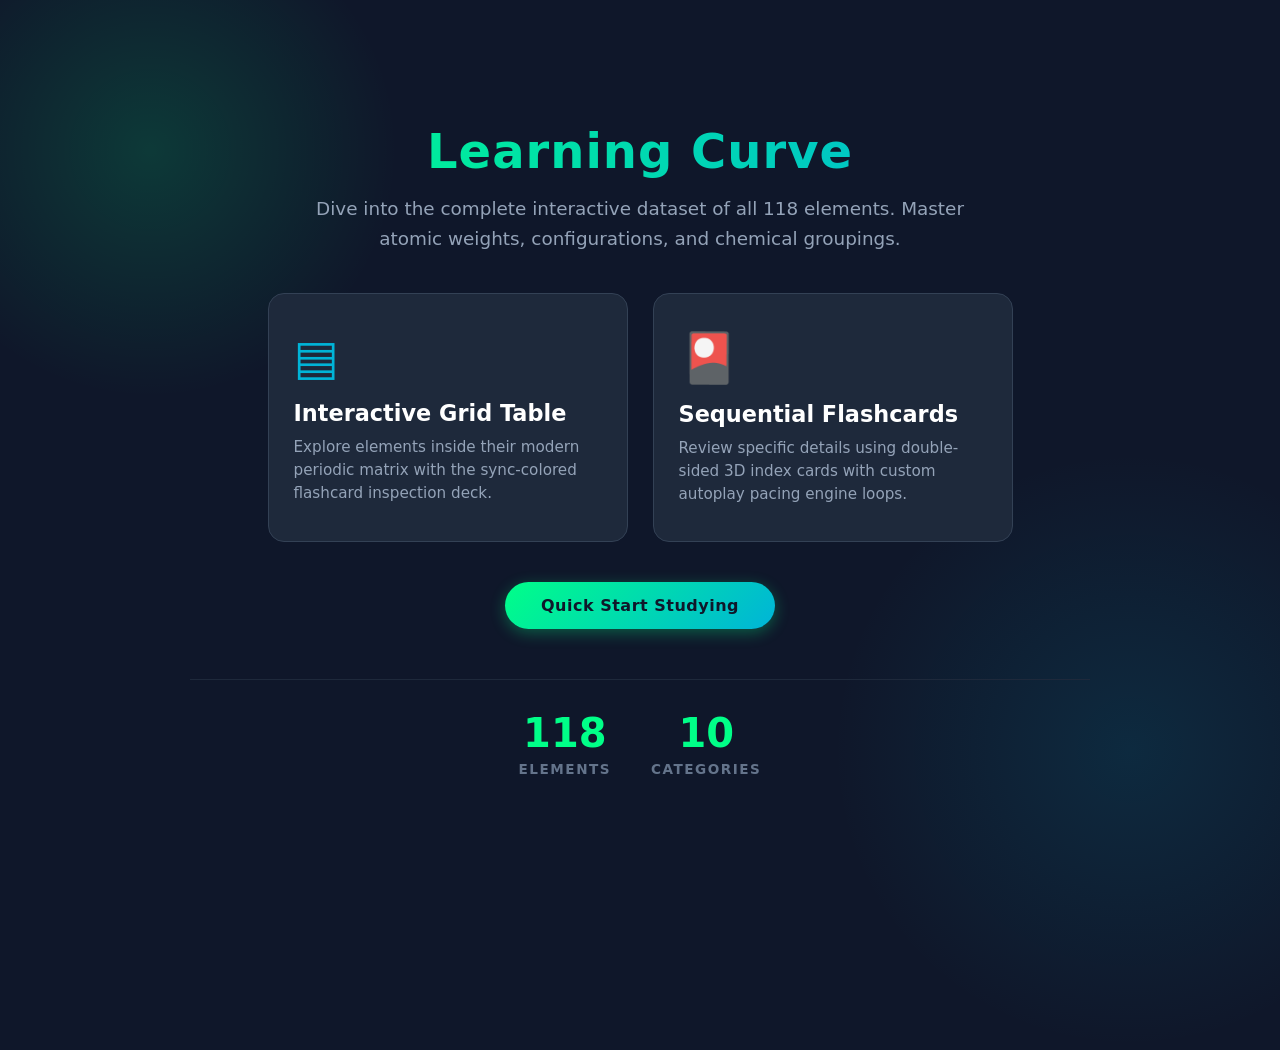
<file: index.html>
<!DOCTYPE html>
<html lang="en">
<head>
    <meta charset="UTF-8">
    <meta name="viewport" content="width=device-width, initial-scale=1.0">
    <title>Learning Curve</title>
    <link rel="icon" type="image/svg+xml" href="gemini-svg.svg">
    <style>
        * {
            box-sizing: border-box;
            margin: 0;
            padding: 0;
        }

        body {
            background-color: #0f172a;
            color: #fff;
            font-family: 'Segoe UI', system-ui, sans-serif;
            min-height: 100vh;
            display: flex;
            flex-direction: column;
            justify-content: center;
            align-items: center;
            overflow-x: hidden;
            padding: 20px;
        }

        .background-glow {
            position: absolute;
            width: 500px;
            height: 500px;
            background: radial-gradient(circle, rgba(0, 255, 136, 0.15) 0%, rgba(0,0,0,0) 70%);
            top: -100px;
            left: -100px;
            z-index: -1;
        }

        .background-glow-2 {
            position: absolute;
            width: 600px;
            height: 600px;
            background: radial-gradient(circle, rgba(0, 180, 216, 0.12) 0%, rgba(0,0,0,0) 70%);
            bottom: -150px;
            right: -150px;
            z-index: -1;
        }

        .welcome-container {
            text-align: center;
            max-width: 900px;
            width: 100%;
            z-index: 1;
        }

        h1 {
            font-size: 3rem;
            font-weight: 800;
            margin-bottom: 15px;
            letter-spacing: 1px;
            background: linear-gradient(to right, #00ff88, #00b4d8);
            /* Fixed: Both defined to clear linter warnings */
            background-clip: text;
            -webkit-background-clip: text;
            -webkit-text-fill-color: transparent;
        }

        .subtitle {
            color: #94a3b8;
            font-size: 1.15rem;
            line-height: 1.6;
            margin-bottom: 15px;
            max-width: 700px;
            margin-left: auto;
            margin-right: auto;
        }

        .menu-grid {
            display: flex;
            gap: 25px;
            justify-content: center;
            flex-wrap: wrap;
            width: 100%;
            margin: 40px 0;
        }

        .menu-link {
            text-decoration: none;
            color: inherit;
            flex: 1;
            min-width: 280px;
            max-width: 360px;
        }

        .menu-card {
            background: #1e293b;
            border: 1px solid #334155;
            border-radius: 16px;
            padding: 35px 25px;
            text-align: left;
            height: 100%;
            cursor: pointer;
            transition: transform 0.2s ease, box-shadow 0.2s ease, border-color 0.2s ease;
        }

        .menu-link:hover .menu-card {
            transform: translateY(-6px);
            border-color: #00ff88;
            box-shadow: 0 15px 30px rgba(0, 0, 0, 0.4);
        }

        .menu-icon {
            font-size: 3rem;
            margin-bottom: 15px;
            display: inline-block;
        }
        
        .icon-table { color: #00b4d8; }
        .icon-cards { color: #00ff88; }

        .menu-card h3 {
            font-size: 1.4rem;
            margin-bottom: 10px;
            font-weight: 700;
        }

        .menu-card p {
            color: #94a3b8;
            line-height: 1.5;
            margin: 0;
            font-size: 0.95rem;
        }

        .cta-btn {
            display: inline-block;
            background: linear-gradient(135deg, #00ff88 0%, #00b4d8 100%);
            color: #0f172a;
            font-weight: 700;
            padding: 14px 36px;
            border-radius: 30px;
            text-decoration: none;
            letter-spacing: 0.5px;
            transition: transform 0.2s, box-shadow 0.2s;
            box-shadow: 0 4px 15px rgba(0, 255, 136, 0.3);
        }

        .cta-btn:hover {
            transform: scale(1.03);
            box-shadow: 0 6px 20px rgba(0, 255, 136, 0.5);
        }

        .stats-grid {
            display: flex;
            justify-content: center;
            gap: 40px;
            margin-top: 50px;
            border-top: 1px solid #1e293b;
            padding-top: 30px;
        }

        .stat-card {
            text-align: center;
        }

        .stat-number {
            font-size: 2.5rem;
            font-weight: 800;
            color: #00ff88;
            margin-bottom: 5px;
        }

        .stat-label {
            font-size: 0.85rem;
            text-transform: uppercase;
            letter-spacing: 1.5px;
            color: #64748b;
            font-weight: 600;
        }
    </style>
</head>
<body>

    <div class="background-glow"></div>
    <div class="background-glow-2"></div>

    <div class="welcome-container">
        <h1>Learning Curve</h1>
        <p class="subtitle">Dive into the complete interactive dataset of all 118 elements. Master atomic weights, configurations, and chemical groupings.</p>
        
        <div class="menu-grid">
            <a href="table.html" class="menu-link">
                <div class="menu-card">
                    <div class="menu-icon icon-table">▤</div>
                    <h3>Interactive Grid Table</h3>
                    <p>Explore elements inside their modern periodic matrix with the sync-colored flashcard inspection deck.</p>
                </div>
            </a>

            <a href="elements.html" class="menu-link">
                <div class="menu-card">
                    <div class="menu-icon icon-cards">🎴</div>
                    <h3>Sequential Flashcards</h3>
                    <p>Review specific details using double-sided 3D index cards with custom autoplay pacing engine loops.</p>
                </div>
            </a>
        </div>

        <a href="table.html" class="cta-btn">Quick Start Studying</a>

        <div class="stats-grid">
            <div class="stat-card">
                <div class="stat-number">118</div>
                <div class="stat-label">Elements</div>
            </div>
            <div class="stat-card">
                <div class="stat-number">10</div>
                <div class="stat-label">Categories</div>
            </div>
        </div>
    </div>

</body>
</html>
</file>
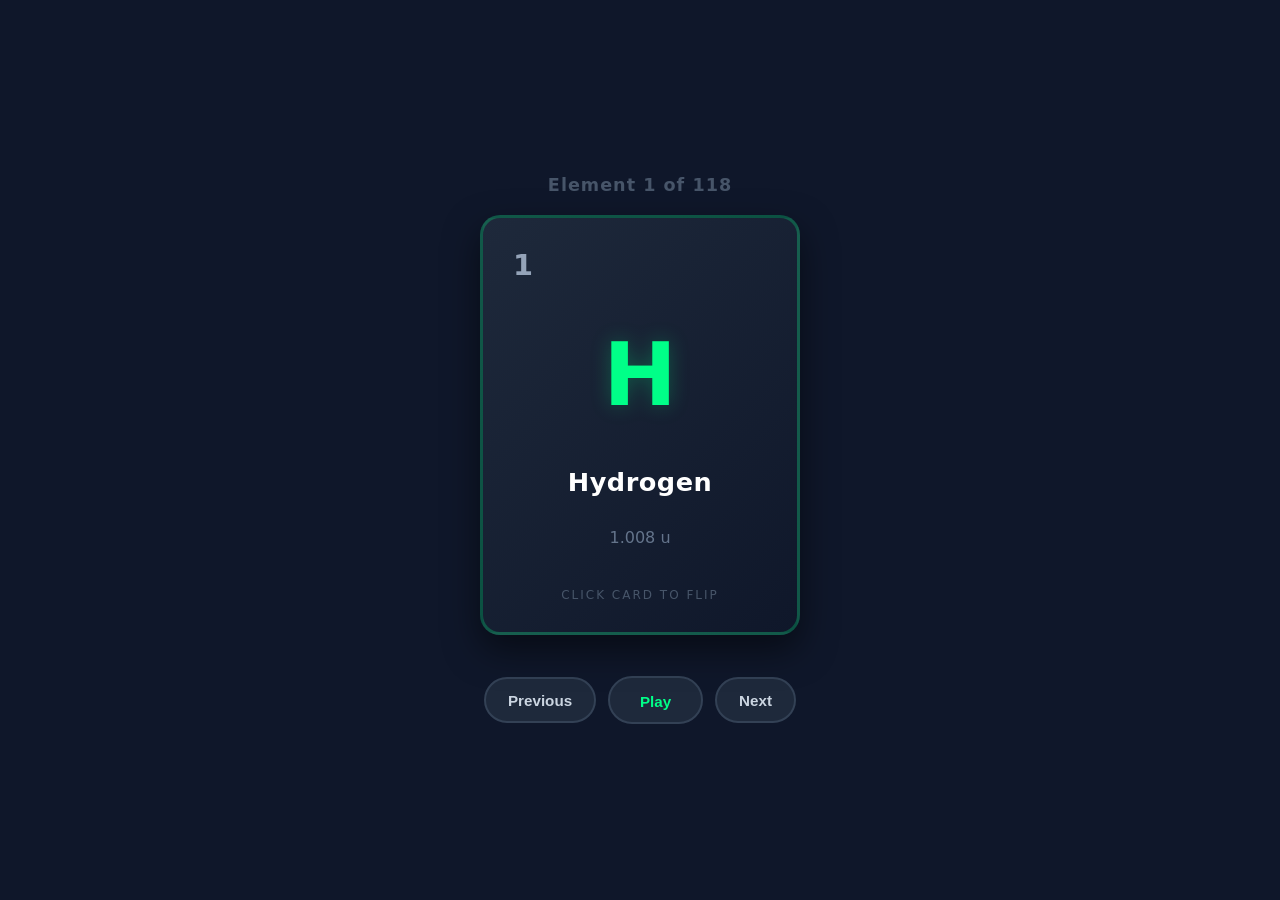
<file: elements.html>
<!DOCTYPE html>
<html lang="en">
<head>
    <meta charset="UTF-8">
    <meta name="viewport" content="width=device-width, initial-scale=1.0">
    <title>Periodic Flashcards</title>
    <link rel="icon" type="image/svg+xml" href="gemini-svg.svg">
    <link rel="stylesheet" href="style.css">
</head>
<body>

    <div class="progress">
        <a href="index.html" id="progress-text">Element 1 of 118</a>
    </div>

    <div class="card-container reactive-nonmetal" id="card-container">
        <div class="card" id="card">
            
            <div class="card-face card-front">
                <div class="atomic-number" id="f-number">1</div>
                <div class="symbol" id="f-symbol">H</div>
                <div class="name" id="f-name">Hydrogen</div>
                <div class="weight" id="f-weight">1.008 u</div>
                <div class="tap-hint">Click Card To Flip</div>
            </div>

            <div class="card-face card-back">
                <h3 id="b-category">REACTIVE NONMETAL</h3>
                <div class="info-group">
                    <div class="info-item">
                        <span>Configuration:</span>
                        <span id="b-config">1s¹</span>
                    </div>
                    <div class="info-item">
                        <span>Standard State:</span>
                        <span id="b-state">Gas</span>
                    </div>
                    <div class="info-item">
                        <span>Discoverer:</span>
                        <span id="b-discoverer">H. Cavendish</span>
                    </div>
                </div>
                <div class="tap-hint">Click Card To Flip</div>
            </div>

        </div>
    </div>

   <div class="controls">
        <button id="prev-btn" class="nav-btn">Previous</button>
        
        <div class="play-hub" id="play-hub">
            <button id="main-play-btn" type="button">Play</button>
            <div class="speed-options">
                <button type="button" data-speed="1000">1s</button>
                <button type="button" data-speed="2000">2s</button>
                <button type="button" data-speed="5000">5s</button>
            </div>
        </div>

        <button id="next-btn" class="nav-btn">Next</button>
    </div>

    <script src="script.js"></script>
</body>
</html>
</file>
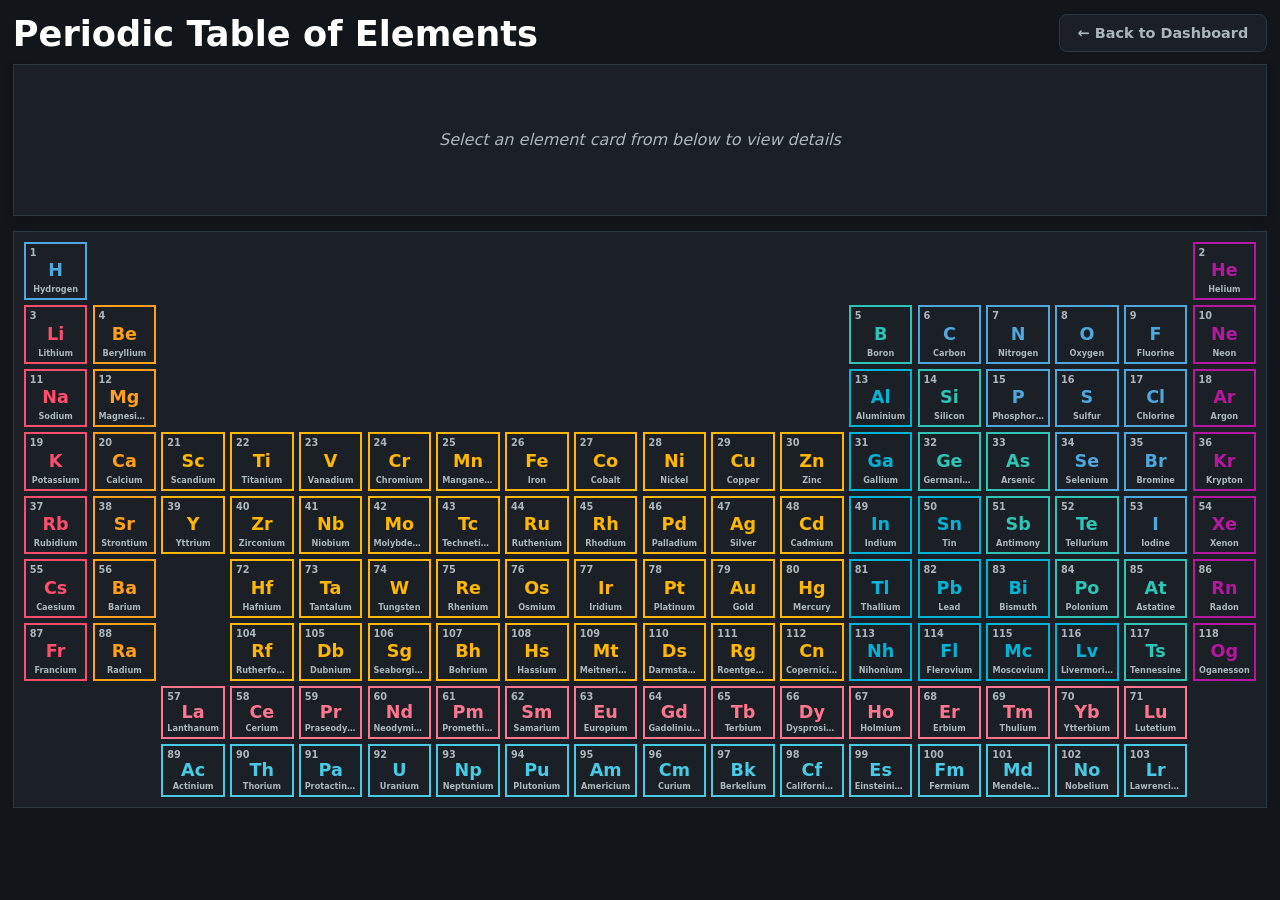
<file: table.html>
<!DOCTYPE html>
<html lang="en">
<head>
    <meta charset="UTF-8">
    <meta name="viewport" content="width=device-width, initial-scale=1.0">
    <title>Interactive Periodic Table</title>
    <link rel="icon" type="image/svg+xml" href="gemini-svg.svg">
    <link rel="stylesheet" href="stylesheet.css">
    <style>
        .header-wrapper {
            display: flex;
            align-items: center;
            justify-content: space-between;
            width: 100%;
            max-width: 1400px;
            margin: 0 auto 10px auto;
        }
        .menu-back-btn {
            background: #1a2026;
            border: 1px solid #2d3742;
            color: #adb5bd;
            padding: 10px 18px;
            border-radius: 8px;
            text-decoration: none;
            font-size: 0.9rem;
            font-weight: 600;
            transition: all 0.15s ease;
        }
        .menu-back-btn:hover {
            background: #242c35;
            color: #fff;
            border-color: #4ea8de;
        }
    </style>
</head>
<body>

    <div class="header-wrapper">
        <h1 style="margin: 0;">Periodic Table of Elements</h1>
        <a href="index.html" class="menu-back-btn">← Back to Dashboard</a>
    </div>

    <div class="main-wrapper">
        <div class="info-panel" id="info-panel">
            <div class="panel-placeholder" id="placeholder">Select an element card from below to view details</div>
            <div class="panel-content" id="panel-content" style="display: none;">
                <div class="panel-badge" id="p-badge">H</div>
                <div class="panel-details">
                    <div class="panel-header-row">
                        <h2 id="p-name">Hydrogen</h2>
                        <span class="cat-label" id="p-cat-label">REACTIVE NONMETAL</span>
                    </div>
                    <p id="p-desc">Description text load point...</p>
                    <div class="meta-grid">
                        <div class="meta-item"><strong>Atomic Number</strong><span id="p-num">1</span></div>
                        <div class="meta-item"><strong>Atomic Mass</strong><span id="p-weight">1.008 u</span></div>
                        <div class="meta-item"><strong>State</strong><span id="p-state">Gas</span></div>
                        <div class="meta-item"><strong>Discoverer</strong><span id="p-disc">Cavendish</span></div>
                    </div>
                </div>
            </div>
        </div>

        <div class="table-container">
            <div class="periodic-table" id="grid"></div>
        </div>
    </div>

    <script src="code.js"></script>
</body>
</html>
</file>
<file: style.css>
* {
    box-sizing: border-box;
    margin: 0;
    padding: 0;
}

body {
    background-color: #0f172a;
    color: #fff;
    font-family: 'Segoe UI', system-ui, sans-serif;
    min-height: 100vh;
    display: flex;
    flex-direction: column;
    justify-content: center;
    align-items: center;
    overflow: hidden;
}

.progress {
    margin-bottom: 20px;
    font-size: 1.1rem;
    letter-spacing: 1px;
}

.progress a {
    color: #475569;
    text-decoration: none;
    font-weight: 600;
    transition: color 0.2s;
}

.progress a:hover {
    color: #94a3b8;
}

/* 3D Container Viewport */
.card-container {
    width: 320px;
    height: 420px;
    perspective: 1200px; 
    cursor: pointer;
}

.card {
    width: 100%;
    height: 100%;
    position: relative;
    transform-style: preserve-3d;
    transition: transform 0.5s cubic-bezier(0.4, 0, 0.2, 1);
}

.card.flipped {
    transform: rotateY(180deg);
}

.card-face {
    position: absolute;
    width: 100%;
    height: 100%;
    backface-visibility: hidden;
    border-radius: 20px;
    padding: 30px;
    display: flex;
    flex-direction: column;
    justify-content: space-between;
    align-items: center;
    border: 3px solid var(--theme-color-glow, rgba(255,255,255,0.1));
    box-shadow: 0 15px 35px rgba(0, 0, 0, 0.5);
    background: linear-gradient(135deg, #1e293b 0%, #0f172a 100%);
    transition: border-color 0.3s ease;
}

.card-front .atomic-number {
    font-size: 1.8rem;
    font-weight: 700;
    align-self: flex-start;
    color: #94a3b8;
}

.card-front .symbol {
    font-size: 5.5rem;
    font-weight: 800;
    margin: 10px 0;
    text-shadow: 0 0 20px var(--theme-color-glow);
    color: var(--theme-color, #fff);
    transition: color 0.3s, text-shadow 0.3s;
}

.card-front .name {
    font-size: 1.6rem;
    font-weight: 600;
    letter-spacing: 0.5px;
}

.card-front .weight {
    font-size: 1rem;
    color: #64748b;
}

.card-back {
    transform: rotateY(180deg);
    justify-content: center;
    gap: 30px;
    text-align: center;
}

.card-back h3 {
    font-size: 1.2rem;
    letter-spacing: 1px;
    color: var(--theme-color, #fff);
    border-bottom: 2px solid var(--theme-color-glow);
    padding-bottom: 8px;
    width: 100%;
    transition: color 0.3s, border-color 0.3s;
}

.info-group {
    width: 100%;
    display: flex;
    flex-direction: column;
    gap: 12px;
    font-size: 1rem;
}

.info-item {
    display: flex;
    justify-content: space-between;
    color: #cbd5e1;
    border-bottom: 1px solid rgba(255, 255, 255, 0.03);
    padding-bottom: 4px;
}

.info-item span:first-child {
    color: #64748b;
    font-weight: 600;
}

.tap-hint {
    font-size: 0.75rem;
    color: #475569;
    text-transform: uppercase;
    letter-spacing: 2px;
    margin-top: 10px;
    pointer-events: none;
}

/* Master Control Interface */
.controls {
    margin-top: 40px;
    display: flex;
    gap: 12px;
    align-items: center;
    height: 50px;
}

/* Base Button Foundations */
button {
    background-color: #1e293b;
    color: #cbd5e1;
    border: 2px solid #334155;
    padding: 0 22px;
    height: 46px;
    font-size: 0.95rem;
    font-weight: 600;
    border-radius: 50px;
    cursor: pointer;
    transition: all 0.25s cubic-bezier(0.4, 0, 0.2, 1);
    user-select: none;
    display: inline-flex;
    align-items: center;
    justify-content: center;
}

button:hover {
    background-color: var(--theme-color, #3b82f6);
    border-color: transparent;
    color: #0f172a;
    box-shadow: 0 0 15px var(--theme-color-glow);
}

button:active {
    transform: scale(0.96);
}

/* The Expandable Play Container */
.play-hub {
    display: flex;
    background-color: #1e293b;
    border: 2px solid #334155;
    border-radius: 50px;
    overflow: hidden;
    height: 48px;
    transition: all 0.35s cubic-bezier(0.4, 0, 0.2, 1);
    width: 95px; /* Fixed standard unexpanded base width */
}

#main-play-btn {
    border: none;
    background: transparent;
    min-width: 91px;
    color: var(--theme-color, #00ff88);
}

#main-play-btn:hover {
    box-shadow: none;
    background: rgba(255, 255, 255, 0.03);
    color: var(--theme-color, #00ff88);
}

/* Hidden container configuration */
.speed-options {
    display: flex;
    width: 0;
    opacity: 0;
    pointer-events: none;
    transition: all 0.3s cubic-bezier(0.4, 0, 0.2, 1);
    align-items: center;
    gap: 2px;
}

.speed-options button {
    border: none;
    background: transparent;
    height: 38px;
    padding: 0 12px;
    font-size: 0.85rem;
    color: #94a3b8;
}

.speed-options button:hover {
    background-color: #334155;
    color: #fff;
    box-shadow: none;
}

/* ACTIVATED EXPANDED RUNTIME STATES */
.play-hub.expanded {
    width: 275px; /* Gives the choices space to reveal smoothly */
    border-color: var(--theme-color, #00ff88);
}

.play-hub.expanded #main-play-btn {
    color: #ef4444; /* Change text color to Red on pause to signify an interrupt */
    font-weight: 700;
}

.play-hub.expanded .speed-options {
    width: 180px;
    opacity: 1;
    pointer-events: auto;
    padding-right: 6px;
}

/* Active running speed highlighted item */
.speed-options button.active-speed {
    background-color: var(--theme-color, #00ff88);
    color: #0f172a;
    font-weight: 700;
}

/* Category Color Dynamic Variable Mapping */
.reactive-nonmetal { --theme-color: #00ff88; --theme-color-glow: rgba(0, 255, 136, 0.25); }
.noble-gas { --theme-color: #ff007f; --theme-color-glow: rgba(255, 0, 127, 0.25); }
.alkali-metal { --theme-color: #ff4500; --theme-color-glow: rgba(255, 69, 0, 0.25); }
.alkaline-earth { --theme-color: #ffa500; --theme-color-glow: rgba(255, 165, 0, 0.25); }
.metalloid { --theme-color: #00ffff; --theme-color-glow: rgba(0, 255, 255, 0.25); }
.post-transition { --theme-color: #70ff00; --theme-color-glow: rgba(112, 255, 0, 0.25); }
.transition-metal { --theme-color: #ffd700; --theme-color-glow: rgba(255, 215, 0, 0.25); }
.lanthanide { --theme-color: #ff00ff; --theme-color-glow: rgba(255, 0, 255, 0.25); }
.actinide { --theme-color: #ba55d3; --theme-color-glow: rgba(186, 85, 211, 0.25); }
</file>
<file: stylesheet.css>
:root {
    --reactive-nonmetal: #4ea8de;
    --noble-gas: #b5179e;
    --alkali-metal: #ff4d6d;
    --alkaline-earth: #ff9f1c;
    --metalloid: #2ec4b6;
    --post-transition: #00b4d8;
    --transition-metal: #ffb703;
    --lanthanide: #ff758f;
    --actinide: #48cae4;
    --bg-color: #12161a;
    --card-bg: #1a2026;
    --card-hover: #242c35;
    --text-primary: #ffffff;
    --text-secondary: #adb5bd;
    --border-color: #2d3742;
}

body {
    font-family: system-ui, -apple-system, sans-serif;
    background-color: var(--bg-color);
    color: var(--text-primary);
    margin: 0;
    padding: 1vw; /* Fluid side padding scaling with device size */
    display: flex;
    flex-direction: column;
    align-items: center;
    justify-content: flex-start;
    min-height: 100vh;
    box-sizing: border-box;
}

h1 {
    margin: 0 0 15px 0;
    font-size: calc(1.4rem + 1vw); /* Title balances fluidly */
    text-align: center;
}

.main-wrapper {
    display: flex;
    flex-direction: column;
    gap: 15px;
    width: 100%;
    max-width: 100%; /* Spans full horizontal screen footprint */
}

/* =========================================================================
   1. SCREEN CONTAINER ADAPTER
   ========================================================================= */
.table-container {
    width: 100%;
    max-width: 100%;
    overflow-x: auto; /* Ensures older/tiny screens can side-scroll if needed */
    overflow-y: hidden;
    background-color: var(--card-bg);
    border: 1px solid var(--border-color);
    border-radius: 0;
    padding: 10px;
    box-sizing: border-box;
    -webkit-overflow-scrolling: touch;
}

/* =========================================================================
   2. DYNAMIC GRID MATRIX (Grows and shrinks matching screen aspect ratios)
   ========================================================================= */
.periodic-table {
    display: grid;
    /* Uses dynamic viewport width (vw) units to size elements relative to your display monitor */
    grid-template-columns: repeat(18, minmax(calc(15px + 2.5vw), 1fr));
    grid-template-rows: repeat(7, minmax(calc(20px + 3vw), 1fr));
    gap: 0.4vw; /* Adaptive gaps between layout elements */
    width: 100%;
    margin: 0 auto;
}

/* =========================================================================
   3. ELEMENT CARDS
   ========================================================================= */
.element-card {
    background-color: var(--card-bg);
    border: 2px solid var(--border-color); 
    border-radius: 0 !important;
    padding: 0.3vw; /* Micro padding adapts cleanly */
    display: flex;
    flex-direction: column;
    justify-content: space-between;
    transition: background-color 0.2s, transform 0.15s, box-shadow 0.15s, border-color 0.15s;
    user-select: none;
    height: 100%;
    box-sizing: border-box;
    cursor: pointer !important;
    pointer-events: auto !important;
}

.element-card:hover {
    background-color: var(--card-hover);
    transform: scale(1.08);
    z-index: 5;
    box-shadow: 0 0 12px rgba(255, 255, 255, 0.2);
}

/* Ultra-fluid typographic sizing anchors */
.element-card .atomic-num {
    font-size: calc(0.45rem + 0.2vw);
    color: var(--text-secondary);
    font-weight: 700;
    line-height: 1;
}

.element-card .symbol {
    font-size: calc(0.7rem + 0.5vw);
    font-weight: 800;
    text-align: center;
    margin: 1px 0;
    line-height: 1.1;
}

.element-card .name {
    font-size: calc(0.35rem + 0.2vw);
    text-align: center;
    white-space: nowrap;
    overflow: hidden;
    text-overflow: ellipsis;
    color: var(--text-secondary);
    font-weight: 600;
    width: 100%;
}

/* =========================================================================
   4. PERIMETER MAPPINGS
   ========================================================================= */
.reactive-nonmetal { border-color: var(--reactive-nonmetal); }
.noble-gas { border-color: var(--noble-gas); }
.alkali-metal { border-color: var(--alkali-metal); }
.alkaline-earth { border-color: var(--alkaline-earth); }
.metalloid { border-color: var(--metalloid); }
.post-transition { border-color: var(--post-transition); }
.transition-metal { border-color: var(--transition-metal); }
.lanthanide { border-color: var(--lanthanide); }
.actinide { border-color: var(--actinide); }

.reactive-nonmetal .symbol { color: var(--reactive-nonmetal); }
.noble-gas .symbol { color: var(--noble-gas); }
.alkali-metal .symbol { color: var(--alkali-metal); }
.alkaline-earth .symbol { color: var(--alkaline-earth); }
.metalloid .symbol { color: var(--metalloid); }
.post-transition .symbol { color: var(--post-transition); }
.transition-metal .symbol { color: var(--transition-metal); }
.lanthanide .symbol { color: var(--lanthanide); }
.actinide .symbol { color: var(--actinide); }

/* =========================================================================
   5. INFO SHOWCASE DASHBOARD PANEL
   ========================================================================= */
.info-panel {
    background-color: var(--card-bg);
    border: 1px solid var(--border-color);
    border-radius: 0;
    min-height: 120px;
    padding: 15px;
    display: flex;
    align-items: center;
    justify-content: center;
    box-shadow: 0 4px 10px rgba(0,0,0,0.2);
}

.panel-placeholder {
    color: var(--text-secondary);
    font-size: 1rem;
    font-style: italic;
}

.panel-content {
    display: flex;
    align-items: center;
    gap: 20px;
    width: 100%;
}

@media (max-width: 768px) {
    .panel-content {
        flex-direction: column; /* Stacks display fields on mobile phones */
        align-items: flex-start;
        gap: 15px;
    }
}

.panel-badge {
    font-size: calc(1.5rem + 1.5vw);
    font-weight: 800;
    width: calc(50px + 2vw);
    height: calc(50px + 2vw);
    background: rgba(255,255,255,0.02);
    border: 2px dashed var(--border-color);
    border-radius: 0;
    display: flex;
    align-items: center;
    justify-content: center;
    flex-shrink: 0;
}

.panel-details {
    flex: 1;
    width: 100%;
}

.panel-header-row {
    display: flex;
    align-items: center;
    gap: 12px;
    margin-bottom: 6px;
}

.panel-header-row h2 {
    font-size: calc(1.1rem + 0.5vw);
    font-weight: 800;
    margin: 0;
}

.cat-label {
    font-size: 0.65rem;
    font-weight: 700;
    padding: 2px 8px;
    border-radius: 0;
    border: 1px solid var(--border-color);
    letter-spacing: 0.5px;
}

.panel-details p {
    color: var(--text-secondary);
    font-size: calc(0.8rem + 0.1vw);
    line-height: 1.4;
    margin: 0 0 12px 0;
}

.meta-grid {
    display: grid;
    grid-template-columns: repeat(auto-fit, minmax(110px, 1fr));
    gap: 10px;
}

.meta-item {
    display: flex;
    flex-direction: column;
    gap: 1px;
    font-size: 0.75rem;
}

.meta-item strong {
    color: var(--text-secondary);
    text-transform: uppercase;
    font-size: 0.65rem;
    opacity: 0.7;
}

.meta-item span {
    font-size: calc(0.8rem + 0.15vw);
    font-weight: 600;
}
</file>
